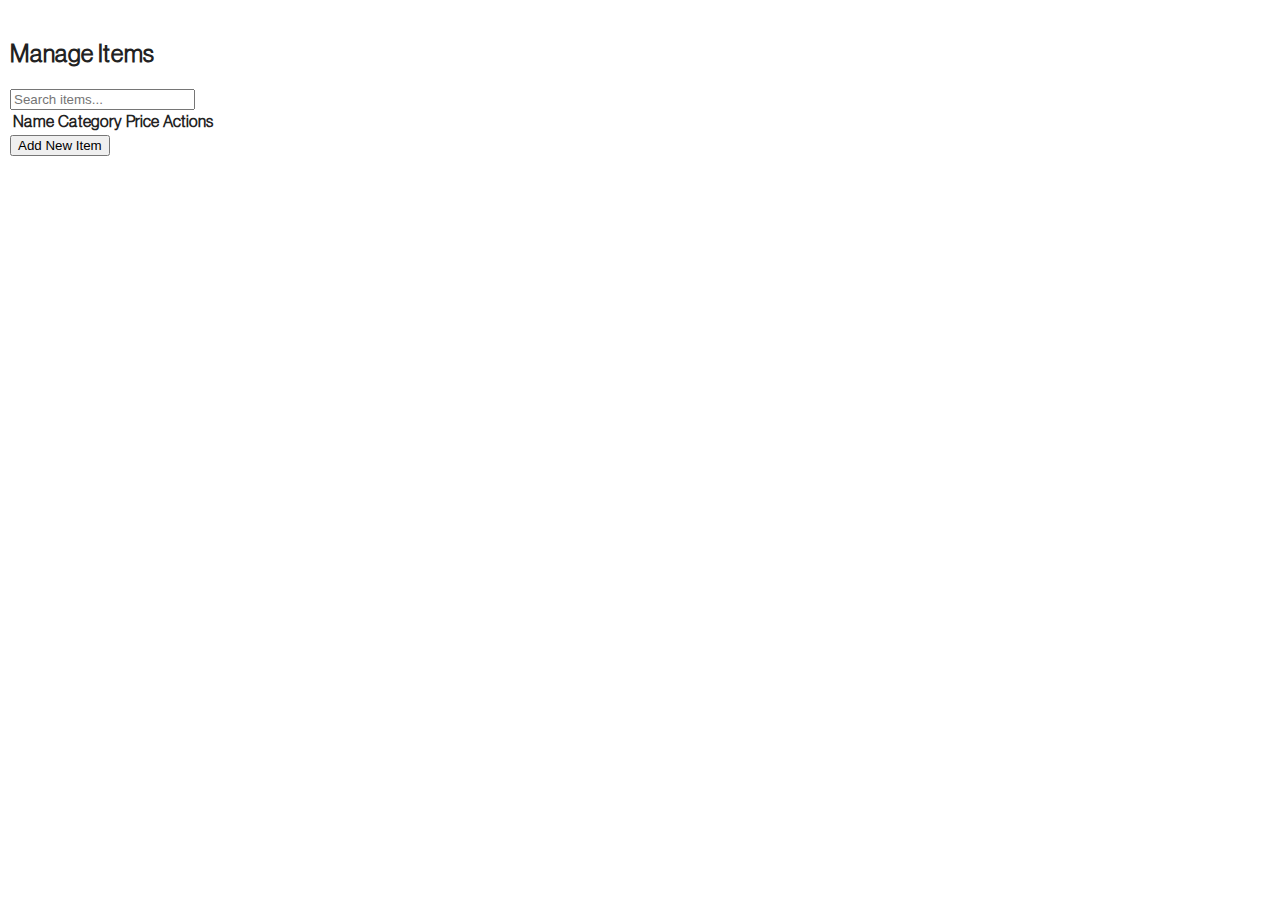
<file: admin.html>
<!DOCTYPE html>
<html lang="ru">
  <head>
    <meta charset="UTF-8" />
    <meta name="viewport" content="width=device-width, initial-scale=1.0" />
    <title>Dynamic Table with CRUD Operations</title>
    <link rel="stylesheet" href="style.css" />
    <link rel="icon" href="images/icon-web.png" type="image/png" />
  </head>
  <body>
    <main>
      <div class="main-container">
        <h2>Manage Items</h2>

        <!-- Search -->
        <input type="search" id="table-search" placeholder="Search items..." />

        <!-- Table -->
        <table id="items-table">
          <thead>
            <tr>
              <th>Name</th>
              <th>Category</th>
              <th>Price</th>
              <th>Actions</th>
            </tr>
          </thead>
          <tbody></tbody>
        </table>

        <!-- Add/Edit Modal -->
        <div id="item-modal" style="display: none">
          <form id="item-form">
            <input type="text" id="item-name" placeholder="Name" required />
            <input
              type="text"
              id="item-category"
              placeholder="Category"
              required
            />
            <input type="number" id="item-price" placeholder="Price" required />
            <button type="submit">Save</button>
            <button type="button" id="close-modal">Cancel</button>
          </form>
        </div>

        <button id="add-item-btn">Add New Item</button>
      </div>
    </main>
    <!-- pages/admin.html -->
    <script src="https://code.jquery.com/jquery-3.7.0.min.js"></script>
    <script src="https://cdn.jsdelivr.net/npm/bootstrap@5.3.2/dist/js/bootstrap.bundle.min.js"></script>
    <script src="main.js"></script>
  </body>
</html>
</file>
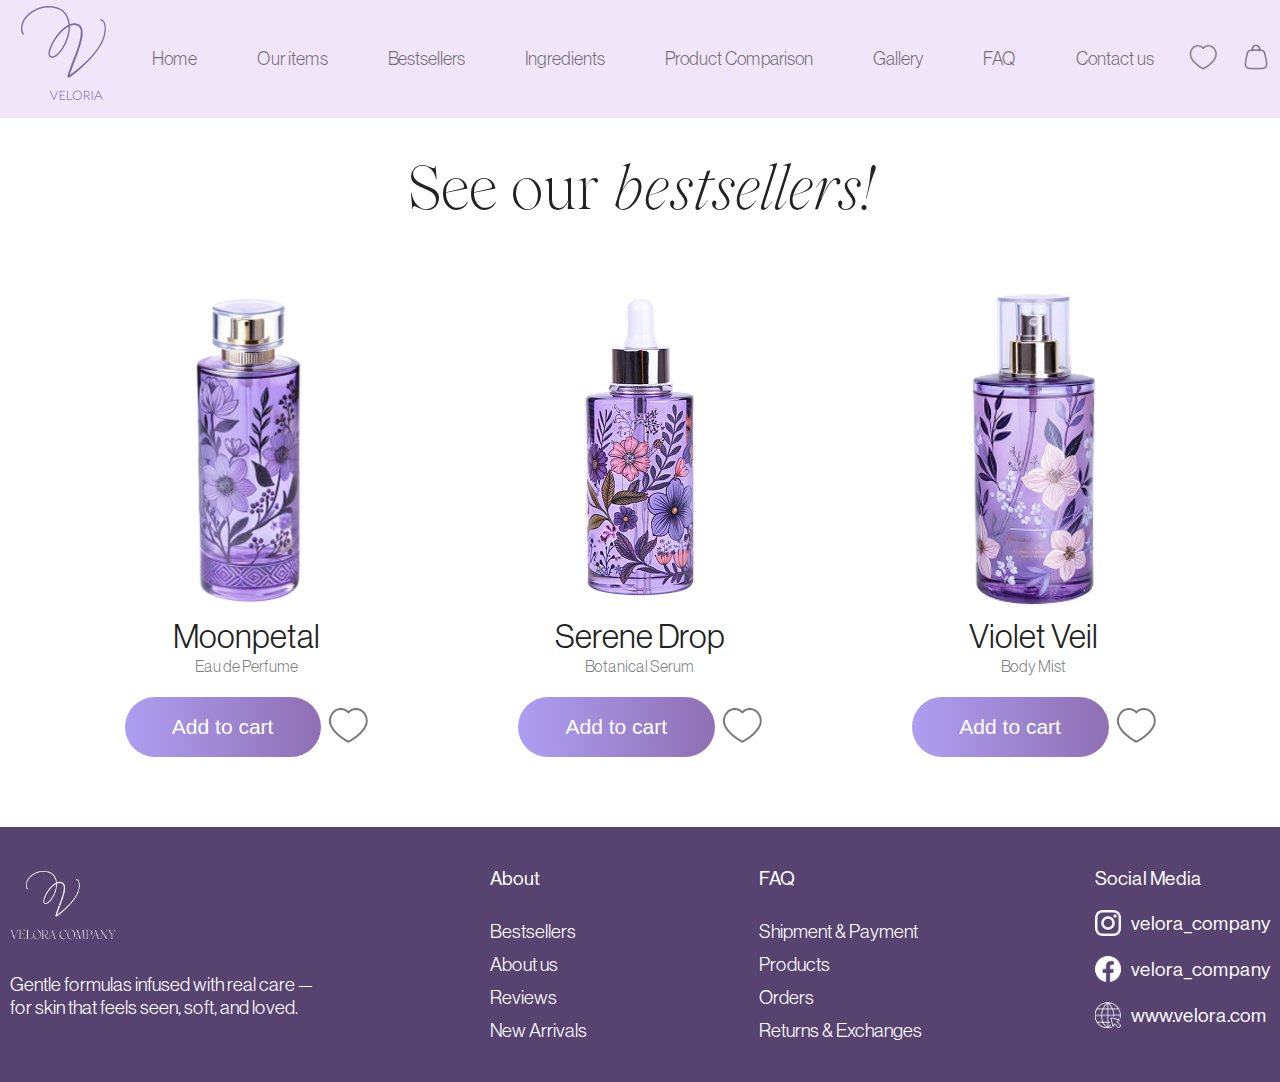
<file: bestsellers.html>
<!DOCTYPE html>
<html lang="ru">
  <head>
    <meta charset="UTF-8" />
    <meta name="viewport" content="width=device-width, initial-scale=1.0" />
    <title>Our Bestsellers</title>
    <link rel="stylesheet" href="style.css" />
    <link rel="icon" href="images/icon-web.png" type="image/png">

  </head>
  <body>
    <script src="https://code.jquery.com/jquery-3.7.0.min.js"></script>
    <script src="https://cdn.jsdelivr.net/npm/bootstrap@5.3.2/dist/js/bootstrap.bundle.min.js"></script>
    <script src="main.js"></script>
    <!-- HEADER -->
    <header class="simple-header">
      <div class="main-container">
        <div class="container">
          <a href="#"
            ><img src="images/logo.png" alt="Company Logo" class="logo"
          /></a>
          <nav class="menu">
            <ul>
              <li><a href="index.html">Home</a></li>
              <li><a href="items.html">Our items</a></li>
              <li><a href="bestsellers.html">Bestsellers</a></li>
              <li><a href="ingredients.html">Ingredients</a></li>
              <li><a href="product-cmprsn.html">Product Comparison</a></li>
              <li><a href="gallery.html">Gallery</a></li>
              <li><a href="faq.html">FAQ</a></li>
              <li><a href="contact.html">Contact us</a></li>
            </ul>
          </nav>
          <div class="hamburger">☰</div>
          <div class="icons">
            <a href="#"><img src="images/heart.png" alt="heart-icon" /></a>
            <a href="#"><img src="images/bag.png" alt="bag-icon" /></a>
          </div>
        </div>
      </div>
    </header>
    <main>
      <div class="main-container">
        <p class="page-heading">See our <span>bestsellers!</span></p>
        <div class="cards-best">
          <div class="card-best">
            <img src="images/moonpetal.png" alt="" />
            <p class="best-card-head">Moonpetal</p>
            <p class="best-card-descript">Eau de Perfume</p>
            <div class="foot-best-card">
              <button>Add to cart</button>
              <a href="#"
                ><img src="images/heart.png" alt="" class="best-heart"
              /></a>
            </div>
          </div>
          <div class="card-best">
            <img src="images/serene-drop.png" alt="" />
            <p class="best-card-head">Serene Drop</p>
            <p class="best-card-descript">Botanical Serum</p>
            <div class="foot-best-card">
              <button>Add to cart</button>
              <a href="#"
                ><img src="images/heart.png" alt="" class="best-heart"
              /></a>
            </div>
          </div>
          <div class="card-best">
            <img src="images/violet-veil.png" alt="" />
            <p class="best-card-head">Violet Veil</p>
            <p class="best-card-descript">Body Mist</p>
            <div class="foot-best-card">
              <button>Add to cart</button>
              <a href="#"
                ><img src="images/heart.png" alt="" class="best-heart"
              /></a>
            </div>
          </div>
        </div>
      </div>
    </main>
    <footer class="footer py-5">
      <!-- py - vertical padding -->
      <div class="main-container">
        <div
          class="footer-row row text-white text-md-start text-center align-items-start"
        >
          <div class="col-lg-4 col-md-6 mb-4">
            <div class="company-block mx-md-0 mx-auto">
              <!-- ho horizontal margin for medium screens, on smaller - center -->
              <img src="images/logo-f.png" alt="logo" class="logo mb-3" />
              <p>
                Gentle formulas infused with real care — for skin that feels
                seen, soft, and loved.
              </p>
            </div>
          </div>
          <div class="col-lg-4 col-md-6 mb-4">
            <div class="f-section mx-md-0 mx-auto">
              <p>About</p>
              <ul>
                <li><a href="#">Bestsellers</a></li>
                <li><a href="#">About us</a></li>
                <li><a href="#">Reviews</a></li>
                <li><a href="#">New Arrivals</a></li>
              </ul>
            </div>
          </div>
          <div class="col-lg-3 col-md-6 mb-4">
            <div class="f-section mx-md-0 mx-auto">
              <p>FAQ</p>
              <ul>
                <li><a href="#">Shipment & Payment</a></li>
                <li><a href="#">Products</a></li>
                <li><a href="#">Orders</a></li>
                <li><a href="#">Returns & Exchanges</a></li>
              </ul>
            </div>
          </div>
          <div class="col-lg-3 col-md-6 mb-4">
            <div class="f-section mx-md-0 mx-auto">
              <p>Social Media</p>
              <div
                class="social justify-content-md-start justify-content-center"
              >
                <img src="images/insta.png" alt="Instagram" class="s-img" />
                <p>velora_company</p>
              </div>
              <div
                class="social justify-content-md-start justify-content-center"
              >
                <img src="images/facebook.png" alt="Facebook" class="s-img" />
                <p>velora_company</p>
              </div>
              <div
                class="social justify-content-md-start justify-content-center"
              >
                <img src="images/website.png" alt="Website" class="s-img" />
                <p>www.velora.com</p>
              </div>
            </div>
          </div>
        </div>
      </div>
    </footer>
  </body>
</html>
</file>
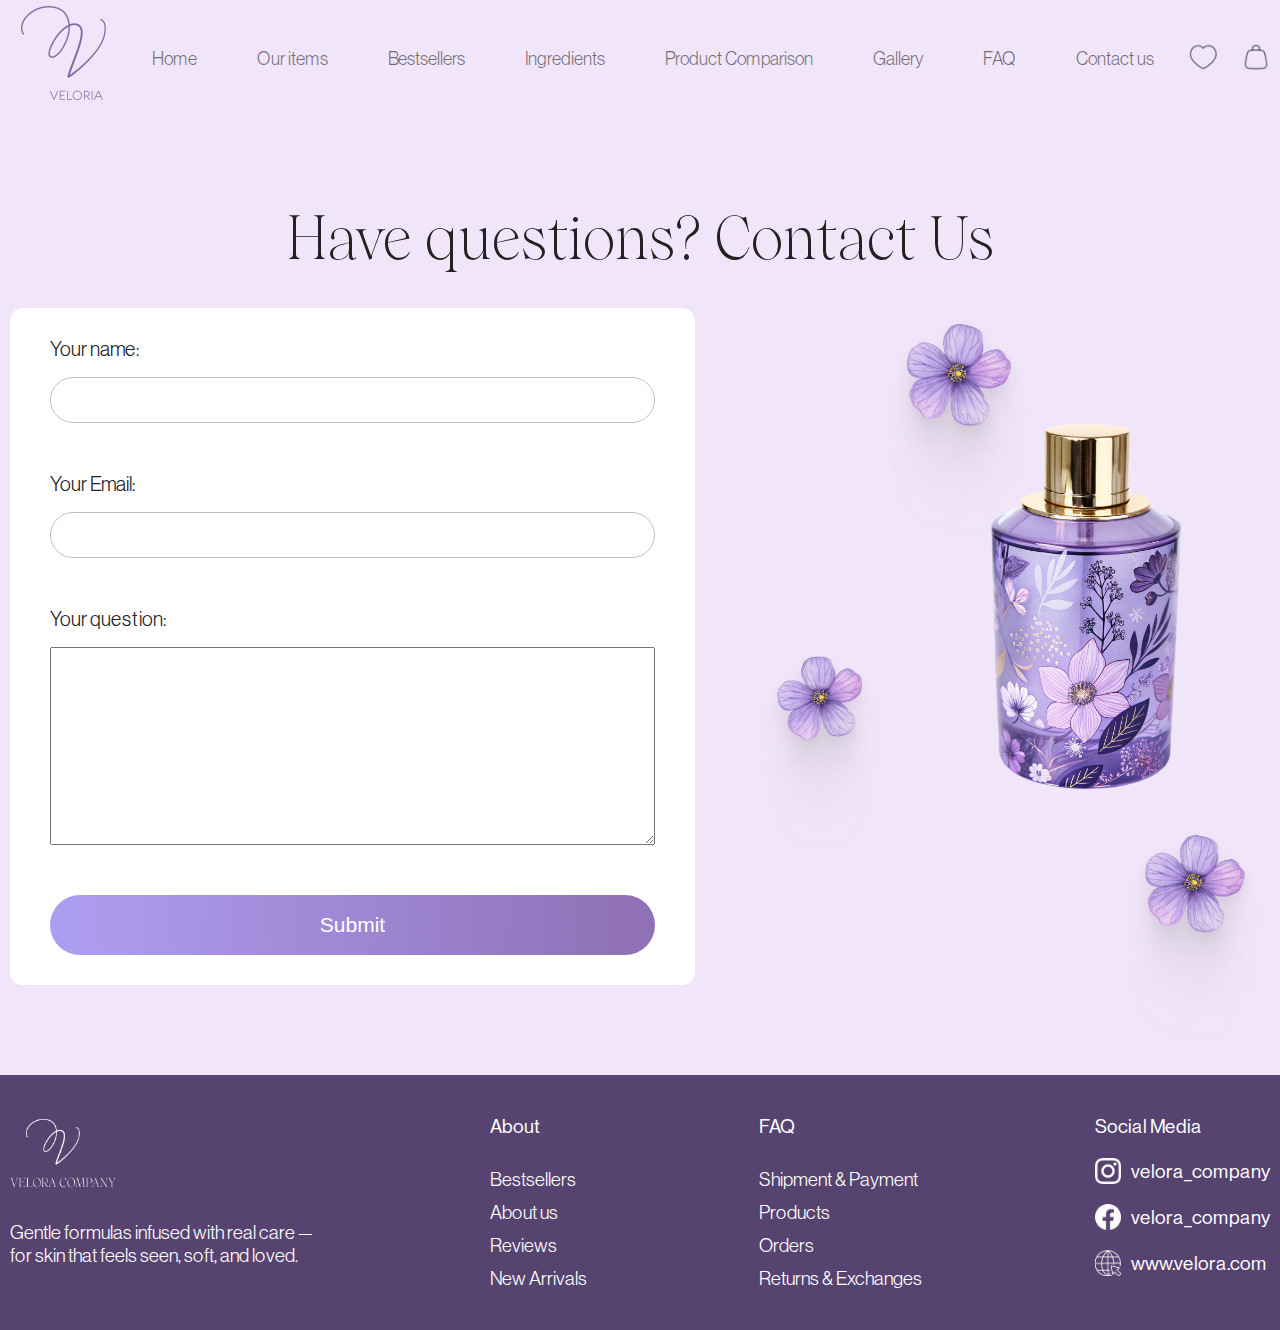
<file: contact.html>
<!DOCTYPE html>
<html lang="ru">
  <head>
    <meta charset="UTF-8" />
    <meta name="viewport" content="width=device-width, initial-scale=1.0" />
    <title>Contact</title>
    <link rel="stylesheet" href="style.css" />
   <link rel="icon" href="images/icon-web.png" type="image/png">

  </head>
  <body>
        <script src="https://code.jquery.com/jquery-3.7.0.min.js"></script>
    <script src="https://cdn.jsdelivr.net/npm/bootstrap@5.3.2/dist/js/bootstrap.bundle.min.js"></script>
    <script src="main.js"></script>
    <!-- HEADER -->
    <header class="simple-header">
      <div class="main-container">
        <div class="container">
          <a href="#"
            ><img src="images/logo.png" alt="Company Logo" class="logo"
          /></a>
          <nav class="menu">
            <ul>
              <li><a href="index.html">Home</a></li>
              <li><a href="items.html">Our items</a></li>
              <li><a href="bestsellers.html">Bestsellers</a></li>
              <li><a href="ingredients.html">Ingredients</a></li>
              <li><a href="product-cmprsn.html">Product Comparison</a></li>
              <li><a href="gallery.html">Gallery</a></li>
              <li><a href="faq.html">FAQ</a></li>
              <li><a href="contact.html">Contact us</a></li>
            </ul>
          </nav>
          <div class="hamburger">☰</div>
          <div class="icons">
            <a href="#"><img src="images/heart.png" alt="heart-icon" /></a>
            <a href="#"><img src="images/bag.png" alt="bag-icon" /></a>
          </div>
        </div>
      </div>
    </header>
    <section class="form-ques">
      <div class="main-container">
        <p class="page-heading">Have questions? Contact Us</p>
        <form id="contact-form" action="submit.php" method="post">
          <div class="form-group">
            <label for="name">Your name:</label>
            <input type="text" id="name" name="name" required />
            <div class="error-message"></div>
          </div>

          <div class="form-group">
            <label for="email">Your Email:</label>
            <input type="email" id="email" name="email" required />
            <div class="error-message"></div>
          </div>

          <div class="form-group">
            <label for="message">Your question:</label>
            <textarea id="message" name="message" rows="8"></textarea>
            <div class="error-message"></div>
          </div>

          <button type="submit" class = "submit">Submit</button>
        </form>
      </div>
    </section>
    <footer class="footer py-5">
      <!-- py - vertical padding -->
      <div class="main-container">
        <div
          class="footer-row row text-white text-md-start text-center align-items-start"
        >
          <div class="col-lg-4 col-md-6 mb-4">
            <div class="company-block mx-md-0 mx-auto">
              <!-- ho horizontal margin for medium screens, on smaller - center -->
              <img src="images/logo-f.png" alt="logo" class="logo mb-3" />
              <p>
                Gentle formulas infused with real care — for skin that feels
                seen, soft, and loved.
              </p>
            </div>
          </div>
          <div class="col-lg-4 col-md-6 mb-4">
            <div class="f-section mx-md-0 mx-auto">
              <p>About</p>
              <ul>
                <li><a href="#">Bestsellers</a></li>
                <li><a href="#">About us</a></li>
                <li><a href="#">Reviews</a></li>
                <li><a href="#">New Arrivals</a></li>
              </ul>
            </div>
          </div>
          <div class="col-lg-3 col-md-6 mb-4">
            <div class="f-section mx-md-0 mx-auto">
              <p>FAQ</p>
              <ul>
                <li><a href="#">Shipment & Payment</a></li>
                <li><a href="#">Products</a></li>
                <li><a href="#">Orders</a></li>
                <li><a href="#">Returns & Exchanges</a></li>
              </ul>
            </div>
          </div>
          <div class="col-lg-3 col-md-6 mb-4">
            <div class="f-section mx-md-0 mx-auto">
              <p>Social Media</p>
              <div
                class="social justify-content-md-start justify-content-center"
              >
                <img src="images/insta.png" alt="Instagram" class="s-img" />
                <p>velora_company</p>
              </div>
              <div
                class="social justify-content-md-start justify-content-center"
              >
                <img src="images/facebook.png" alt="Facebook" class="s-img" />
                <p>velora_company</p>
              </div>
              <div
                class="social justify-content-md-start justify-content-center"
              >
                <img src="images/website.png" alt="Website" class="s-img" />
                <p>www.velora.com</p>
              </div>
            </div>
          </div>
        </div>
      </div>
    </footer>
  </body>
</html>
</file>
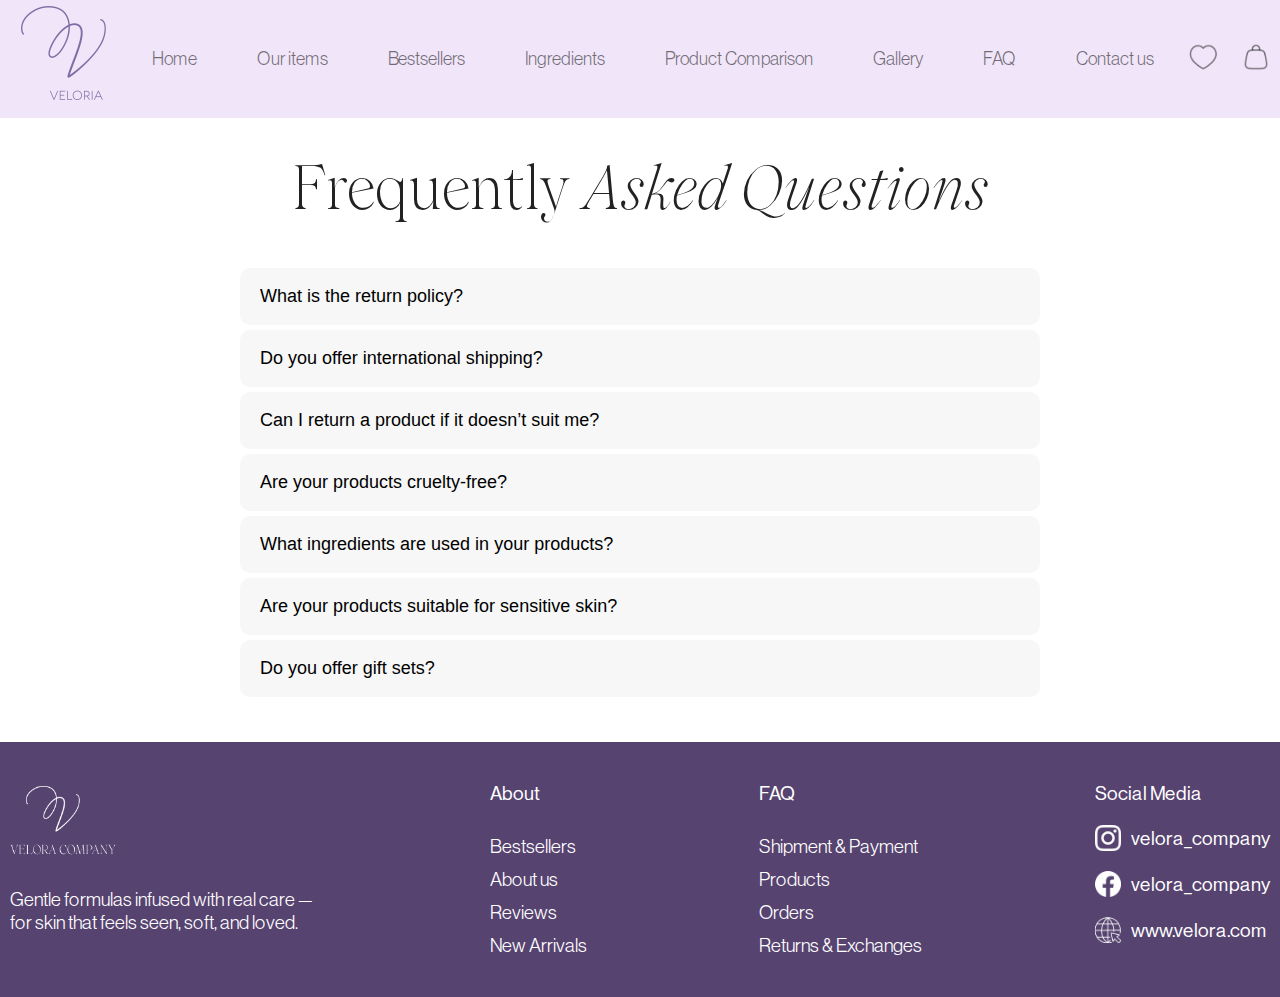
<file: faq.html>
<!DOCTYPE html>
<html lang="ru">
  <head>
    <meta charset="UTF-8" />
    <meta name="viewport" content="width=device-width, initial-scale=1.0" />
    <title>FAQ</title>
    <link rel="stylesheet" href="style.css" />
    <link rel="icon" href="images/icon-web.png" type="image/png" />
  </head>
  <body>
    <script src="https://code.jquery.com/jquery-3.7.0.min.js"></script>
    <script src="https://cdn.jsdelivr.net/npm/bootstrap@5.3.2/dist/js/bootstrap.bundle.min.js"></script>
    <script src="main.js"></script>
    <!-- HEADER -->
    <header class="simple-header">
      <div class="main-container">
        <div class="container">
          <a href="#"
            ><img src="images/logo.png" alt="Company Logo" class="logo"
          /></a>
          <nav class="menu">
            <ul>
              <li><a href="index.html">Home</a></li>
              <li><a href="items.html">Our items</a></li>
              <li><a href="bestsellers.html">Bestsellers</a></li>
              <li><a href="ingredients.html">Ingredients</a></li>
              <li><a href="product-cmprsn.html">Product Comparison</a></li>
              <li><a href="gallery.html">Gallery</a></li>
              <li><a href="faq.html">FAQ</a></li>
              <li><a href="contact.html">Contact us</a></li>
            </ul>
          </nav>
          <div class="hamburger">☰</div>
          <div class="icons">
            <a href="#"><img src="images/heart.png" alt="heart-icon" /></a>
            <a href="#"><img src="images/bag.png" alt="bag-icon" /></a>
          </div>
        </div>
      </div>
    </header>
    <main>
      <div class="main-container">
        <p class="page-heading">Frequently <span>Asked Questions</span></p>
        <div class="accordion">
          <div class="accordion-item">
            <button class="accordion-header">What is the return policy?</button>
            <div class="accordion-content">
              <p>
                You can return most products within 30 days of purchase.
                Products must be unused and in original packaging.
              </p>
            </div>
          </div>

          <div class="accordion-item">
            <button class="accordion-header">
              Do you offer international shipping?
            </button>
            <div class="accordion-content">
              <p>
                Yes, we ship to many countries worldwide. Shipping fees and
                delivery times vary depending on location.
              </p>
            </div>
          </div>

          <div class="accordion-item">
            <button class="accordion-header">
              Can I return a product if it doesn’t suit me?
            </button>
            <div class="accordion-content">
              <p>
                Yes, returns are accepted within 30 days of purchase. The
                product must be unused and in its original packaging.
              </p>
            </div>
          </div>

          <div class="accordion-item">
            <button class="accordion-header">
              Are your products cruelty-free?
            </button>
            <div class="accordion-content">
              <p>
                Absolutely! All of our products are cruelty-free and never
                tested on animals.
              </p>
            </div>
          </div>

          <div class="accordion-item">
            <button class="accordion-header">
              What ingredients are used in your products?
            </button>
            <div class="accordion-content">
              <p>
                All of our products contain natural ingredients, including plant
                extracts, essential oils, and organic compounds. We avoid
                parabens and harsh chemicals.
              </p>
            </div>
          </div>

          <div class="accordion-item">
            <button class="accordion-header">
              Are your products suitable for sensitive skin?
            </button>
            <div class="accordion-content">
              <p>
                Yes! Most of our products are formulated with gentle
                ingredients, safe for sensitive skin. We recommend patch testing
                a new product on a small area before full use.
              </p>
            </div>
          </div>

          <div class="accordion-item">
            <button class="accordion-header">Do you offer gift sets?</button>
            <div class="accordion-content">
              <p>
                Yes! We have gift sets for various occasions—treat yourself,
                your friends, or for holidays. They are available in the "Our
                Items" section.
              </p>
            </div>
          </div>
        </div>
      </div>
    </main>
    <footer class="footer py-5">
      <!-- py - vertical padding -->
      <div class="main-container">
        <div
          class="footer-row row text-white text-md-start text-center align-items-start"
        >
          <div class="col-lg-4 col-md-6 mb-4">
            <div class="company-block mx-md-0 mx-auto">
              <!-- ho horizontal margin for medium screens, on smaller - center -->
              <img src="images/logo-f.png" alt="logo" class="logo mb-3" />
              <p>
                Gentle formulas infused with real care — for skin that feels
                seen, soft, and loved.
              </p>
            </div>
          </div>
          <div class="col-lg-4 col-md-6 mb-4">
            <div class="f-section mx-md-0 mx-auto">
              <p>About</p>
              <ul>
                <li><a href="#">Bestsellers</a></li>
                <li><a href="#">About us</a></li>
                <li><a href="#">Reviews</a></li>
                <li><a href="#">New Arrivals</a></li>
              </ul>
            </div>
          </div>
          <div class="col-lg-3 col-md-6 mb-4">
            <div class="f-section mx-md-0 mx-auto">
              <p>FAQ</p>
              <ul>
                <li><a href="#">Shipment & Payment</a></li>
                <li><a href="#">Products</a></li>
                <li><a href="#">Orders</a></li>
                <li><a href="#">Returns & Exchanges</a></li>
              </ul>
            </div>
          </div>
          <div class="col-lg-3 col-md-6 mb-4">
            <div class="f-section mx-md-0 mx-auto">
              <p>Social Media</p>
              <div
                class="social justify-content-md-start justify-content-center"
              >
                <img src="images/insta.png" alt="Instagram" class="s-img" />
                <p>velora_company</p>
              </div>
              <div
                class="social justify-content-md-start justify-content-center"
              >
                <img src="images/facebook.png" alt="Facebook" class="s-img" />
                <p>velora_company</p>
              </div>
              <div
                class="social justify-content-md-start justify-content-center"
              >
                <img src="images/website.png" alt="Website" class="s-img" />
                <p>www.velora.com</p>
              </div>
            </div>
          </div>
        </div>
      </div>
    </footer>
    <script>
      // accordion set up using jQuery
      $(document).ready(function () {
        // slideToggle
        $(".accordion-header").click(function () {
          const content = $(this).next(".accordion-content");

          // Slide toggle the clicked item
          content.stop(true, true).slideToggle(300);

          // Close other items
          $(".accordion-content").not(content).slideUp(300);

          // Toggle active class
          $(this).parent(".accordion-item").toggleClass("active");
          $(".accordion-item").not($(this).parent()).removeClass("active");
        });
      });
    </script>
  </body>
</html>
</file>
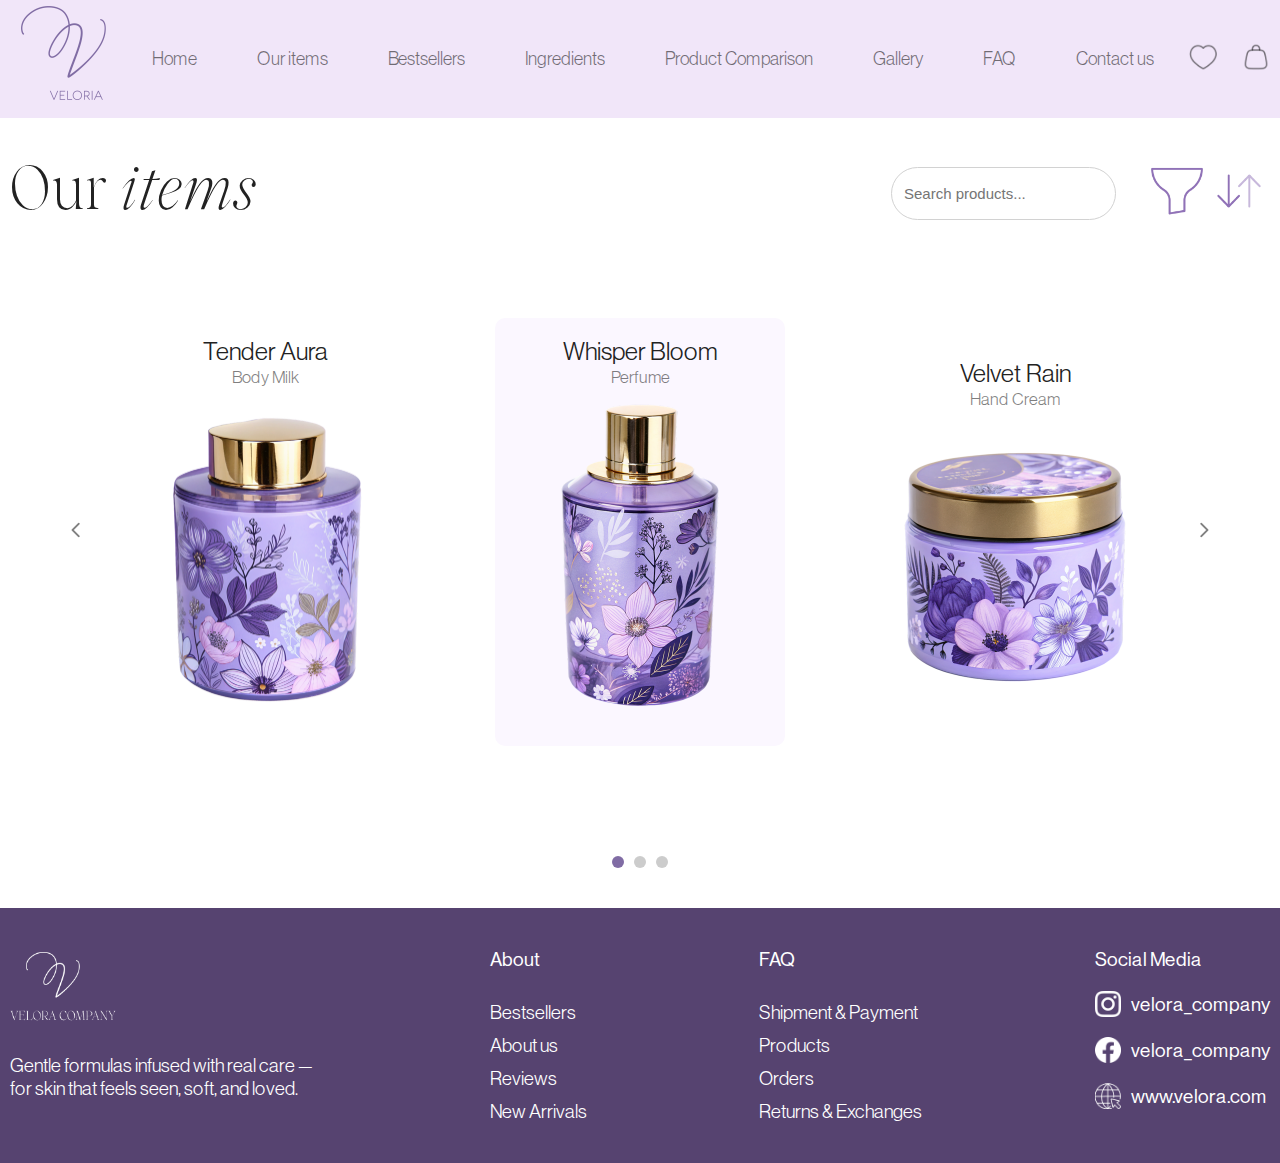
<file: items.html>
<!DOCTYPE html>
<html lang="ru">
  <head>
    <meta charset="UTF-8" />
    <meta name="viewport" content="width=device-width, initial-scale=1.0" />
    <title>Our items</title>
    <link rel="stylesheet" href="style.css" />
    <link rel="icon" href="images/icon-web.png" type="image/png" />
  </head>
  <body>
    <!-- HEADER -->
    <header class="simple-header">
      <div class="main-container">
        <div class="container">
          <a href="#"
            ><img src="images/logo.png" alt="Company Logo" class="logo"
          /></a>
          <nav class="menu">
            <ul>
              <li><a href="index.html">Home</a></li>
              <li><a href="items.html">Our items</a></li>
              <li><a href="bestsellers.html">Bestsellers</a></li>
              <li><a href="ingredients.html">Ingredients</a></li>
              <li><a href="product-cmprsn.html">Product Comparison</a></li>
              <li><a href="gallery.html">Gallery</a></li>
              <li><a href="faq.html">FAQ</a></li>
              <li><a href="contact.html">Contact us</a></li>
            </ul>
          </nav>
          <div class="hamburger">☰</div>
          <div class="icons">
            <a href="#"><img src="images/heart.png" alt="heart-icon" /></a>
            <a href="#"><img src="images/bag.png" alt="bag-icon" /></a>
          </div>
        </div>
      </div>
    </header>
    <!-- Our Items -->
    <main>
      <div class="main-container">
        <div class="head-items">
          <p class="page-heading">Our<span> items</span></p>
          <div class="left-head">
            <div class="search-bar">
              <input
                type="search"
                id="product-search"
                placeholder="Search products..."
              />
            </div>
            <div class="icons-items">
              <a href="#"><img src="images/filter.png" alt="" /></a>
              <a href="#"><img src="images/sort.png" alt="" /></a>
            </div>
          </div>
        </div>

        <div class="items-wrapper">
          <a href="#" class="arrow-left"
            ><img src="images/arrow-left.png" alt=""
          /></a>

          <div class="items-cards" id="items-cards">
            <div class="item-card" data-title="Tender Aura">
              <p class="item-card-h">Tender Aura</p>
              <p class="item-card-descript">Body Milk</p>
              <img src="images/tender-aura.png" alt="" loading="lazy" />
              <a href="#" class="see-more">See more</a>
            </div>

            <div class="item-card" data-title="Whisper Bloom">
              <p class="item-card-h">Whisper Bloom</p>
              <p class="item-card-descript">Perfume</p>
              <img src="images/whisper-bloom.png" alt="" loading="lazy" />
              <a href="#" class="see-more">See more</a>
            </div>

            <div class="item-card" data-title="Velvet Rain">
              <p class="item-card-h">Velvet Rain</p>
              <p class="item-card-descript">Hand Cream</p>
              <img src="images/velvet-rain.png" alt="" loading="lazy" />
              <a href="#" class="see-more">See more</a>
            </div>
          </div>

          <a href="#" class="arrow-right"
            ><img src="images/arrow-right.png" alt=""
          /></a>
        </div>

        <div class="dots">
          <span class="dot active"></span>
          <span class="dot"></span>
          <span class="dot"></span>
        </div>
      </div>
    </main>
    <footer class="footer py-5">
      <!-- py - vertical padding -->
      <div class="main-container">
        <div
          class="footer-row row text-white text-md-start text-center align-items-start"
        >
          <div class="col-lg-4 col-md-6 mb-4">
            <div class="company-block mx-md-0 mx-auto">
              <!-- ho horizontal margin for medium screens, on smaller - center -->
              <img src="images/logo-f.png" alt="logo" class="logo mb-3" />
              <p>
                Gentle formulas infused with real care — for skin that feels
                seen, soft, and loved.
              </p>
            </div>
          </div>
          <div class="col-lg-4 col-md-6 mb-4">
            <div class="f-section mx-md-0 mx-auto">
              <p>About</p>
              <ul>
                <li><a href="#">Bestsellers</a></li>
                <li><a href="#">About us</a></li>
                <li><a href="#">Reviews</a></li>
                <li><a href="#">New Arrivals</a></li>
              </ul>
            </div>
          </div>
          <div class="col-lg-3 col-md-6 mb-4">
            <div class="f-section mx-md-0 mx-auto">
              <p>FAQ</p>
              <ul>
                <li><a href="#">Shipment & Payment</a></li>
                <li><a href="#">Products</a></li>
                <li><a href="#">Orders</a></li>
                <li><a href="#">Returns & Exchanges</a></li>
              </ul>
            </div>
          </div>
          <div class="col-lg-3 col-md-6 mb-4">
            <div class="f-section mx-md-0 mx-auto">
              <p>Social Media</p>
              <div
                class="social justify-content-md-start justify-content-center"
              >
                <img src="images/insta.png" alt="Instagram" class="s-img" />
                <p>velora_company</p>
              </div>
              <div
                class="social justify-content-md-start justify-content-center"
              >
                <img src="images/facebook.png" alt="Facebook" class="s-img" />
                <p>velora_company</p>
              </div>
              <div
                class="social justify-content-md-start justify-content-center"
              >
                <img src="images/website.png" alt="Website" class="s-img" />
                <p>www.velora.com</p>
              </div>
            </div>
          </div>
        </div>
      </div>
    </footer>
    <script src="https://code.jquery.com/jquery-3.7.0.min.js"></script>
    <script src="https://cdn.jsdelivr.net/npm/bootstrap@5.3.2/dist/js/bootstrap.bundle.min.js"></script>
    <script src="main.js"></script>
  </body>
</html>
</file>
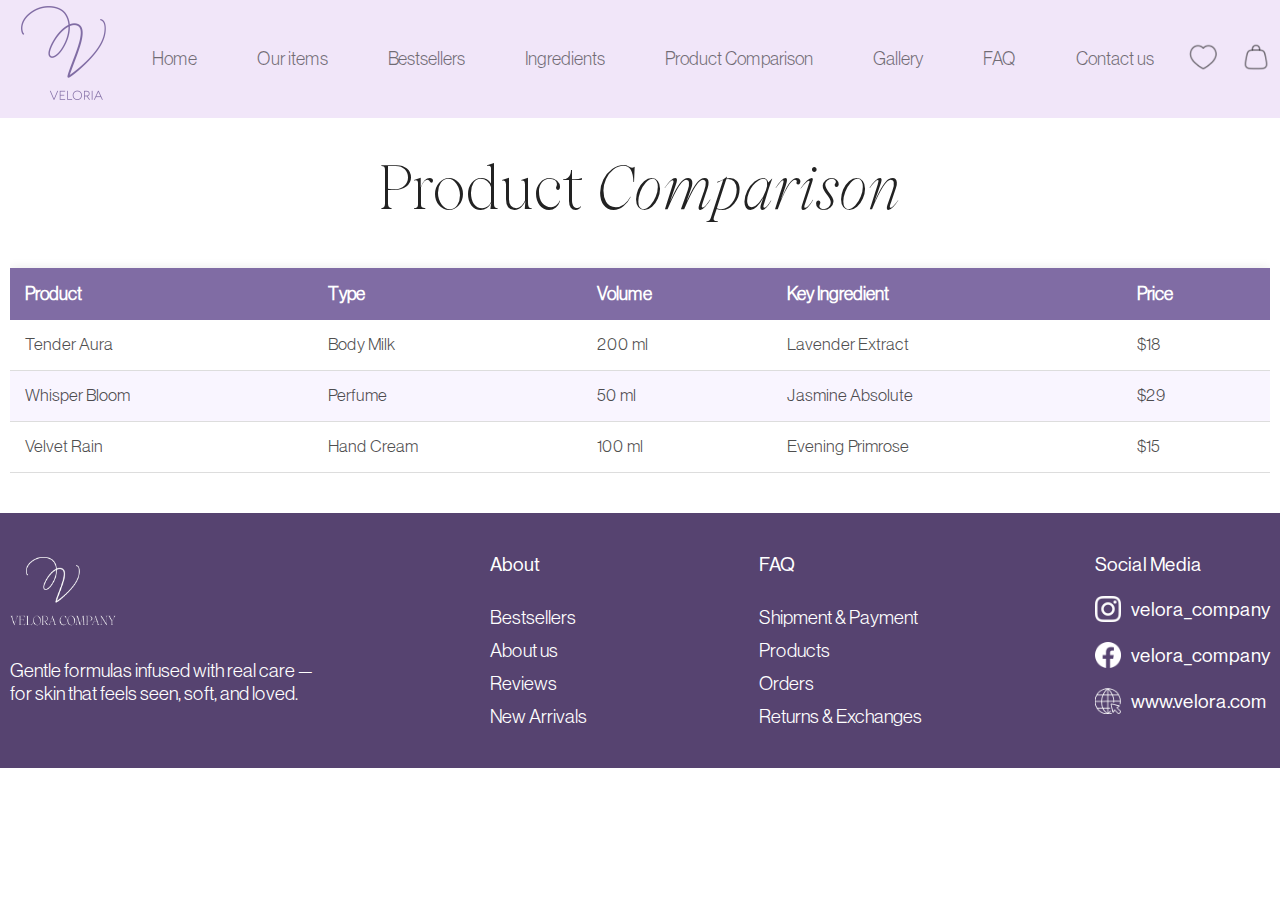
<file: product-cmprsn.html>
<!DOCTYPE html>
<html lang="ru">
  <head>
    <meta charset="UTF-8" />
    <meta name="viewport" content="width=device-width, initial-scale=1.0" />
    <title>Our items</title>
    <link rel="stylesheet" href="style.css" />
    <link rel="icon" href="images/icon-web.png" type="image/png" />
  </head>
  <body>
    <script src="https://code.jquery.com/jquery-3.7.0.min.js"></script>
    <script src="https://cdn.jsdelivr.net/npm/bootstrap@5.3.2/dist/js/bootstrap.bundle.min.js"></script>
    <script src="main.js"></script>
    <!-- HEADER -->
    <header class="simple-header">
      <div class="main-container">
        <div class="container">
          <a href="#"
            ><img src="images/logo.png" alt="Company Logo" class="logo"
          /></a>
          <nav class="menu">
            <ul>
              <li><a href="index.html">Home</a></li>
              <li><a href="items.html">Our items</a></li>
              <li><a href="bestsellers.html">Bestsellers</a></li>
              <li><a href="ingredients.html">Ingredients</a></li>
              <li><a href="product-cmprsn.html">Product Comparison</a></li>
              <li><a href="gallery.html">Gallery</a></li>
              <li><a href="faq.html">FAQ</a></li>
              <li><a href="contact.html">Contact us</a></li>
            </ul>
          </nav>
          <div class="hamburger">☰</div>
          <div class="icons">
            <a href="#"><img src="images/heart.png" alt="heart-icon" /></a>
            <a href="#"><img src="images/bag.png" alt="bag-icon" /></a>
          </div>
        </div>
      </div>
    </header>
    <main>
      <div class="main-container">
        <p class="page-heading">Product <span>Comparison</span></p>

        <div class="compare-table-wrapper">
          <div class="compare-table-scroll">
            <table class="compare-table">
              <thead>
                <tr>
                  <th>Product</th>
                  <th>Type</th>
                  <th>Volume</th>
                  <th>Key Ingredient</th>
                  <th>Price</th>
                </tr>
              </thead>
              <tbody>
                <tr>
                  <td>Tender Aura</td>
                  <td>Body Milk</td>
                  <td>200 ml</td>
                  <td>Lavender Extract</td>
                  <td>$18</td>
                </tr>
                <tr>
                  <td>Whisper Bloom</td>
                  <td>Perfume</td>
                  <td>50 ml</td>
                  <td>Jasmine Absolute</td>
                  <td>$29</td>
                </tr>
                <tr>
                  <td>Velvet Rain</td>
                  <td>Hand Cream</td>
                  <td>100 ml</td>
                  <td>Evening Primrose</td>
                  <td>$15</td>
                </tr>
              </tbody>
            </table>
          </div>
        </div>
      </div>
    </main>
    <footer class="footer py-5">
      <!-- py - vertical padding -->
      <div class="main-container">
        <div
          class="footer-row row text-white text-md-start text-center align-items-start"
        >
          <div class="col-lg-4 col-md-6 mb-4">
            <div class="company-block mx-md-0 mx-auto">
              <!-- ho horizontal margin for medium screens, on smaller - center -->
              <img src="images/logo-f.png" alt="logo" class="logo mb-3" />
              <p>
                Gentle formulas infused with real care — for skin that feels
                seen, soft, and loved.
              </p>
            </div>
          </div>
          <div class="col-lg-4 col-md-6 mb-4">
            <div class="f-section mx-md-0 mx-auto">
              <p>About</p>
              <ul>
                <li><a href="#">Bestsellers</a></li>
                <li><a href="#">About us</a></li>
                <li><a href="#">Reviews</a></li>
                <li><a href="#">New Arrivals</a></li>
              </ul>
            </div>
          </div>
          <div class="col-lg-3 col-md-6 mb-4">
            <div class="f-section mx-md-0 mx-auto">
              <p>FAQ</p>
              <ul>
                <li><a href="#">Shipment & Payment</a></li>
                <li><a href="#">Products</a></li>
                <li><a href="#">Orders</a></li>
                <li><a href="#">Returns & Exchanges</a></li>
              </ul>
            </div>
          </div>
          <div class="col-lg-3 col-md-6 mb-4">
            <div class="f-section mx-md-0 mx-auto">
              <p>Social Media</p>
              <div
                class="social justify-content-md-start justify-content-center"
              >
                <img src="images/insta.png" alt="Instagram" class="s-img" />
                <p>velora_company</p>
              </div>
              <div
                class="social justify-content-md-start justify-content-center"
              >
                <img src="images/facebook.png" alt="Facebook" class="s-img" />
                <p>velora_company</p>
              </div>
              <div
                class="social justify-content-md-start justify-content-center"
              >
                <img src="images/website.png" alt="Website" class="s-img" />
                <p>www.velora.com</p>
              </div>
            </div>
          </div>
        </div>
      </div>
    </footer>
  </body>
</html>
</file>
<file: style.css>
@font-face {
  font-family: "MenuFont";
  src: url("fonts/NeueHaasDisplayLight.ttf") format("truetype");
}
@font-face {
  font-family: "HeadingFont1";
  src: url("fonts/WulkanDisplayLight.ttf") format("truetype");
}
@font-face {
  font-family: "HeadingSpan";
  src: url("fonts/WulkanDisplayLightItalic.ttf") format("truetype");
  font-style: italic;
}
@font-face {
  font-family: "FooterBold";
  src: url("fonts/NeueHaasDisplayRoman.ttf") format("truetype");
  font-style: normal;
}

:root {
  --accent: #806ca4;
  --accent-2: #9072b7;
  --muted: #666666;
  --bg: #f7f7f7;
  --max-width: 1280px;
  --base-font: 16px;
  --h1-size: 3.75rem; /* 60px desktop */
}

a:focus,
button:focus,
textarea:focus,
input:focus {
  outline: 3px solid rgba(128, 108, 164, 0.25);
  outline-offset: 2px;
}

html {
  font-size: var(--base-font);
}

body {
  font-family: "MenuFont";
  color: #222;
  margin: 0;
}

p {
  margin: 0;
}

.main-container {
  max-width: 1280px;
  margin: 0 auto;
  padding: 0 10px;
  box-sizing: border-box;
}

.main-header {
  /* for main page only */
  background-image: url("images/background.png");
  height: 100vh;
  background-size: cover;
  background-position: center;
  background-repeat: no-repeat;
}

.simple-header {
  background-color: #f1e6f9;
}

main {
  margin: 40px 0px;
}

.container {
  display: flex;
  justify-content: space-between;
  align-items: center;
}

.logo {
  width: 106px;
  height: auto;
}

.menu ul {
  display: flex;
  list-style: none;
  gap: 60px;
  margin: 0;
  padding: 0;
  align-items: center;
}

.menu ul li a {
  text-decoration: none;
  font-size: 18px;
  color: rgba(0, 0, 0, 0.53);
}

.menu ul li {
  margin: 0;
}

.menu ul li a:hover {
  color: #806ca4;
}

.icons {
  display: flex;
  gap: 25px;
}
.icons img {
  width: 28px;
}

.text-section {
  margin-top: 130px;
  text-align: center;
  align-items: center;
}

.text-section .heading {
  font-family: "HeadingFont1";
  font-size: 90px;
  text-transform: uppercase;
}

.care {
  color: #806ca4;
}

.special-p {
  font-family: "HeadingSpan";
  font-style: italic;
  text-transform: lowercase;
}

.text-section .paragraph {
  margin: 0 auto;
  color: #806ca4;
  font-size: 27px;
  max-width: 700px;
}

.btn-1 {
  position: relative;
  width: 353px;
  height: 80px;
  border: none;
  border-radius: 100px;
  cursor: pointer;
  color: white;
  font-size: 1.6em;
  font-family: "MenuFont", sans-serif;
  background: linear-gradient(88.12deg, #ad9df0 3.72%, #9071b6 95.59%);
  overflow: hidden;
  margin-top: 39px;
}

.btn-1::before {
  content: "";
  position: absolute;
  top: 0;
  left: 0;
  width: 100%;
  height: 100%;
  border-radius: 100px;
  background: url("images/texture.png") center/cover no-repeat;
  mix-blend-mode: lighten;
  pointer-events: none;
}

.page-heading {
  font-family: "HeadingFont1";
  font-size: 60px;
  text-align: center;
}
.page-heading span {
  font-family: "HeadingSpan";
  font-style: italic;
}

.head-items {
  display: flex;
  justify-content: space-between;
  align-items: center;
  width: 100%;
  margin-bottom: 50px;
}

.left-head {
  display: flex;
  gap: 30px;
}

.search-bar {
  display: flex;
  align-items: center;
}

.search-bar input {
  font-size: 15px;
}

#product-search {
  padding: 17px 12px;
  border-radius: 100px;
  border: 1px solid rgb(210, 210, 210);
}

.icons-items {
  display: flex;
}
.icons-items a img {
  height: 62px;
}

.items-wrapper {
  display: flex;
  align-items: center;
  justify-content: center;
  gap: 30px;
  padding: 40px 0px;
}

.items-wrapper img {
  width: 30px;
}

.items-cards {
  align-items: center;
  justify-content: center;
  flex-wrap: wrap;
  display: grid;
  grid-template-columns: repeat(3, 1fr);
  gap: 85px;
}

.item-card:nth-child(even) {
  padding: 20px;
  border: none;
  border-radius: 10px;
  background: #fbf7ff;
}

/* transition used */
.item-card {
  text-align: center;
  transition: transform 0.3s ease;
  position: relative;
}

.item-card:hover {
  transform: scale(1.35);
  z-index: 2;
}
.item-card:hover .see-more {
  display: block;
}

.item-card-h {
  font-size: 25px;
}
.item-card-descript {
  font-size: 17px;
  color: rgba(0, 0, 0, 0.5);
}
.item-card img {
  width: 250px;
  height: auto;
}

.see-more {
  display: none;
  font-size: 20px;
  color: #9072b7;
  margin-top: 10px;
}

.dots {
  display: flex;
  justify-content: center;
  gap: 10px;
  margin-top: 70px;
}

.dot {
  width: 12px;
  height: 12px;
  border-radius: 50%;
  background-color: #ccc;
  display: inline-block;
}

.dot.active {
  background-color: #806ca4;
}

section {
  padding-top: 90px;
  padding-bottom: 90px;
}

.bestsellers {
  background-color: #f1e6f9;
}

.best-card-head {
  font-size: 33px;
}

.best-card-descript {
  color: rgba(0, 0, 0, 0.5);
}

.cards-best {
  flex-wrap: wrap;
  margin-top: 30px;
  display: flex;
  width: 100%;
  align-items: center;
  justify-content: center;
  gap: 30px;
}

.card-best {
  text-align: center;
  background-color: white;
  border-radius: 10px;
  padding: 30px 60px;
}

.card-best img {
  height: 325px;
}

.foot-best-card {
  display: flex;
  align-items: center;
  margin-top: 20px;
  justify-content: space-between;
  gap: 7px;
}

.foot-best-card a img {
  height: 40px;
}

.btn-close {
  font-size: 19px;
  border-radius: 100px;
  border: none;
  padding: 5px 11px 7px 11px;
  background-color: #ded4ff;
  margin-bottom: 10px;
  color: #4f386d;
  cursor: pointer;
}

.foot-best-card button,
.modal-footer button,
.submit {
  width: 100%;
  background: linear-gradient(88.12deg, #ad9df0 3.72%, #9071b6 95.59%);
  border-radius: 50px;
  color: white;
  border: none;
  font-size: 21px;
  padding: 18px 13px;
  justify-content: center;
}

.modal-title {
  font-family: "FooterBold";
  font-size: 27px;
  margin: 20px 0;
}

#product-desc {
  font-size: 18px;
  color: #666;
  margin: 20px 0;
}

.ingredients-container {
  padding-top: 30px;
  display: flex;
  justify-content: center;
  gap: 25px;
  flex-wrap: wrap;
}

.card {
  background: #f7f7f7;
  border-radius: 100px 100px 0 0;
  width: 250px;
  padding: 20px;
  text-align: center;
}

.card img {
  width: 200px;
  height: auto;
  margin-bottom: 20px;
}

.card h2 {
  font-size: 25px;
  font-weight: 500;
  margin-bottom: 10px;
}

.card p {
  color: #666;
  font-size: 17px;
  line-height: 1.5;
  margin-bottom: 15px;
}

.card a {
  color: #9370db;
  font-weight: 500;
  font-size: 14px;
  font-size: 17px;
}

.next-btn {
  display: block;
  margin-top: 40px;
  margin-left: auto;
  padding: 15px 54px;
  border: none;
  border-radius: 25px;
  background: linear-gradient(to right, #b790e0, #8e76d4);
  color: white;
  font-size: 16px;
  cursor: pointer;
}

.next-btn:hover {
  opacity: 0.9;
}

.faq-accordion {
  padding: 90px 0;
}

.accordion {
  max-width: 800px;
  margin: 40px auto 0;
}

/* transition used */
.accordion-header {
  background: #f7f7f7;
  cursor: pointer;
  padding: 18px 20px;
  width: 100%;
  text-align: left;
  border: none;
  outline: none;
  font-size: 18px;
  transition: background 0.3s ease;
  border-radius: 10px;
  margin-bottom: 5px;
}

.accordion-header:hover {
  background: #e0d4f5;
}

/* transition used */
.accordion-content {
  max-height: 0;
  overflow: hidden;
  transition: max-height 0.4s ease, padding 0.4s ease;
  padding: 0 20px;
  border-radius: 0 0 10px 10px;
}

.accordion-content p {
  font-size: 18px;
  margin: 15px 0;
}

.accordion-item.active .accordion-content {
  max-height: 200px;
  padding: 15px 20px;
}

.form-ques {
  background-image: url("images/form-background.png");
  height: auto;
  background-size: cover;
  background-position: center;
  background-repeat: no-repeat;
}

form {
  display: flex;
  flex-direction: column;
  gap: 25px;
  max-width: 605px;
  margin-top: 30px;
  background-color: white;
  border-radius: 13px;
  padding: 30px 40px;
}

form input {
  border-radius: 25px;
  height: 44px;
  border: 1px solid #c0c0c0;
  font-size: 18px;
  font-family: "MenuFont";
  padding: 0px 10px;
}

form label {
  font-size: 20px;
  margin-bottom: 15px;
}

#submit-btn {
  width: 100%;
  padding: 15px 0px;
  color: white;
  background-color: #9d88bf;
  border: none;
  border-radius: 50px;
  font-size: 20px;
}

textarea {
  font-size: 18px;
  padding: 10px;
  font-family: "MenuFont";
}

.form-group {
  display: flex;
  flex-direction: column;
  margin-bottom: 20px;
}

.error-message {
  color: red;
  font-size: 14px;
  margin-top: 5px;
}

.footer-row {
  display: flex;
  justify-content: space-between;
}

.footer {
  background-color: #564370;
  padding: 40px 0;
  color: white;
}

.company-block {
  max-width: 307px;
}

.company-block img {
  padding-bottom: 25px;
}

.company-block p {
  font-size: 19px;
}

.f-section {
  display: flex;
  flex-direction: column;
  gap: 20px;
  font-size: 19px;
}

.f-section p {
  font-family: "FooterBold";
  margin-bottom: 0;
}

ul {
  margin: 0;
  padding: 0;
  list-style: none;
}

ul li {
  margin-top: 10px;
}

ul li a {
  text-decoration: none;
  color: white;
}

.f-section ul li a:hover {
  color: #cab8ff;
}

.social {
  display: flex;
  gap: 10px;
  align-items: center;
}

.s-img {
  height: 26px;
}

.compare-table {
  width: 100%;
  border-collapse: collapse;
  margin-top: 40px;
  background-color: #fff;
  box-shadow: 0 0 10px rgba(0, 0, 0, 0.1);
}

.compare-table-wrapper {
  width: 100%;
  overflow: hidden;
}

.compare-table-scroll {
  width: 100%;
  overflow: scroll;
}

.compare-table th {
  background-color: #806ca4;
  color: white;
  text-align: left;
  padding: 15px;
  font-size: 18px;
}

.compare-table td {
  padding: 15px;
  border-bottom: 1px solid #ddd;
  font-size: 17px;
  color: rgba(0, 0, 0, 0.7);
}

.compare-table tr:nth-child(even) {
  background-color: #f9f5ff;
}

.hamburger {
  display: none;
}

/* css style for js */
.hide {
  display: none !important;
}

/* gallery */
.gallery-grid {
  display: grid;
  grid-template-columns: repeat(3, 1fr);
  gap: 12px;
}
.gallery-grid img {
  height: 400px;
  display: block;
  cursor: pointer;
  margin: 0 auto;
}

.g-card p {
  text-align: center;
  margin-top: 10px;
}

.lightbox {
  position: absolute;
  inset: 0;
  background: rgba(0, 0, 0, 0.5);
  display: flex;
  align-items: center;
  justify-content: center;
  z-index: 2000;
}

.lightbox img {
  max-width: 80%;
  max-height: 80%;
}
.lightbox button {
  position: absolute;
  background: transparent;
  color: white;
  border: none;
  font-size: 28px;
}
#lb-close {
  top: 20px;
  right: 20px;
}
#lb-prev {
  left: 20px;
}
#lb-next {
  right: 20px;
}
.category-filters {
  margin: 0 auto;
}

.category-filters button {
  background: linear-gradient(88.12deg, #ad9df0 3.72%, #9071b6 95.59%);
  border-radius: 50px;
  color: white;
  border: none;
  font-size: 16px;
  padding: 15px 20px;
  margin: 0 10px 20px 0;
}

.modal {
  display: none;
  position: fixed;
  top: 0;
  left: 0;
  width: 100%;
  height: 100%;
  background: rgba(0, 0, 0, 0.6);
  justify-content: center;
  align-items: center;
  z-index: 1000;
}

.modal-content {
  background: #fff;
  padding: 20px;
  border-radius: 10px;
  max-width: 500px;
  width: 90%;
  text-align: center;
  position: relative;
  margin: 0 auto;
}

.modal-close {
  position: absolute;
  top: 10px;
  right: 15px;
  cursor: pointer;
  font-size: 20px;
  font-weight: bold;
}

/*  MEDIA QUERIES SECTION */

/* -------- TABLET -------- */
@media (min-width: 601px) and (max-width: 991px) {
  .menu {
    display: none;
    background: #806ca4;
    width: 100%;
    position: absolute;
    top: 60px;
    left: 0;
    z-index: 1000;
    border-radius: 0 0 10px 10px;
    overflow: hidden;
    margin-top: 20px;
    padding: 20px 0;
  }

  .menu ul {
    display: flex;
    flex-direction: column;
    gap: 10px;
  }

  .menu ul li a {
    color: white;
  }

  .main-container {
    width: 100%;
    max-width: 900px;
  }

  .text-section .heading {
    font-size: 60px;
  }

  .text-section .paragraph {
    font-size: 22px;
  }

  .btn-1 {
    width: 250px;
    height: 65px;
    font-size: 1.2em;
  }

  .page-heading {
    font-size: 40px;
  }

  .items-cards {
    grid-template-columns: repeat(2, 1fr);
  }

  .card-best {
    max-width: 500px;
    padding: 20px 30px;
  }

  .card-best > img {
    height: 250px;
  }

  .ingredients-container {
    gap: 20px;
  }

  footer .footer-info {
    gap: 40px;
  }

  .hamburger {
    display: block;
    margin-right: auto;
    font-size: 40px;
    padding-left: 20px;
    color: #806ca4;
    cursor: pointer;
  }

  .footer-row {
    display: flex;
    flex-direction: column;
    align-items: center;
    gap: 30px;
  }

  .gallery-grid {
    grid-template-columns: repeat(2, 1fr);
  }

  .gallery-grid img {
    height: 250px;
    margin: 0 auto;
  }
}

/* -------- MOBILE (до 600px) -------- */
@media (max-width: 600px) {
  /* HEADER */

  .header {
    height: 100%;
  }
  .main-container {
    width: 100%;
  }

  .page-heading {
    font-size: 55px;
  }

  .dropdown {
    height: 54px;
    width: 250px;
  }

  .text-section {
    margin-top: 50px;
  }

  .container {
    display: flex;
    align-items: center;
  }

  .icons-items a img {
    max-height: 54px;
  }

  .logo {
    height: 80px;
    width: auto;
  }

  .menu {
    display: none;
    background: #806ca4;
    width: 100%;
    position: absolute;
    top: 60px;
    left: 0;
    z-index: 1000;
    border-radius: 0 0 10px 10px;
    overflow: hidden;
    margin-top: 20px;
    padding: 20px 0;
  }

  .menu ul {
    display: flex;
    flex-direction: column;
    gap: 10px;
  }

  .menu ul li a {
    color: white;
  }

  .menu ul li a:hover {
    color: yellow;
  }

  .icons {
    margin-top: 15px;
  }

  .text-section {
    margin-bottom: auto;
    padding: 0 20px;
  }

  .text-section .heading {
    font-size: 65px;
    line-height: 1.2;
  }

  .text-section .paragraph {
    font-size: 23px;
  }

  .btn-1 {
    width: 200px;
    height: 55px;
    font-size: 1em;
  }

  /* OUR ITEMS */
  .head-items {
    flex-direction: column;
    align-items: center;
    gap: 20px;
  }

  .items-wrapper {
    flex-direction: column;
  }

  .icons-items {
    justify-content: center;
  }

  .items-cards {
    grid-template-columns: 1fr;
  }

  .item-card .item-card img {
    width: 200px;
  }

  .dots {
    margin-top: 40px;
  }

  /* BESTSELLERS */
  .cards-best {
    display: flex;
    flex-direction: column;
    align-items: center;
    gap: 50px;
  }

  .card-best {
    max-width: 500px;
    padding: 10px 20px;
  }

  .card-best > img {
    min-height: 150px;
    max-height: 300px;
  }

  /* INGREDIENTS */
  .ingredients-container {
    flex-direction: column;
    align-items: center;
  }

  .card {
    width: 80%;
    border-radius: 40px;
  }

  /* FORM */
  form {
    width: 90%;
    padding: 20px;
  }

  form label {
    font-size: 16px;
  }

  /* FOOTER */
  .footer-info {
    flex-direction: column;
    align-items: center;
    gap: 40px;
    text-align: center;
  }

  .f-section ul li {
    margin-top: 5px;
  }

  .company-block img {
    margin: 0 auto;
  }

  .social {
    justify-content: center;
  }

  /* TABLE STYLES */
  .hamburger {
    display: block;
    margin-right: auto;
    font-size: 40px;
    padding-left: 20px;
    color: #806ca4;
    cursor: pointer;
  }

  .compare-table {
    font-size: 14px;
  }
  .compare-table th,
  .compare-table td {
    padding: 10px;
  }

  .left-head {
    flex-direction: column;
  }

  .f-section,
  .company-block {
    align-items: center;
    text-align: center;
  }

  .footer-row {
    display: flex;
    flex-direction: column;
    align-items: center;
    gap: 30px;
  }

  .social {
    justify-content: center;
  }

  .gallery-grid {
    display: flex;
    flex-direction: column;
    gap: 10px;
    text-align: center;
    align-items: center;
  }

  .gallery-grid img {
    height: 250px;
  }
}
</file>
